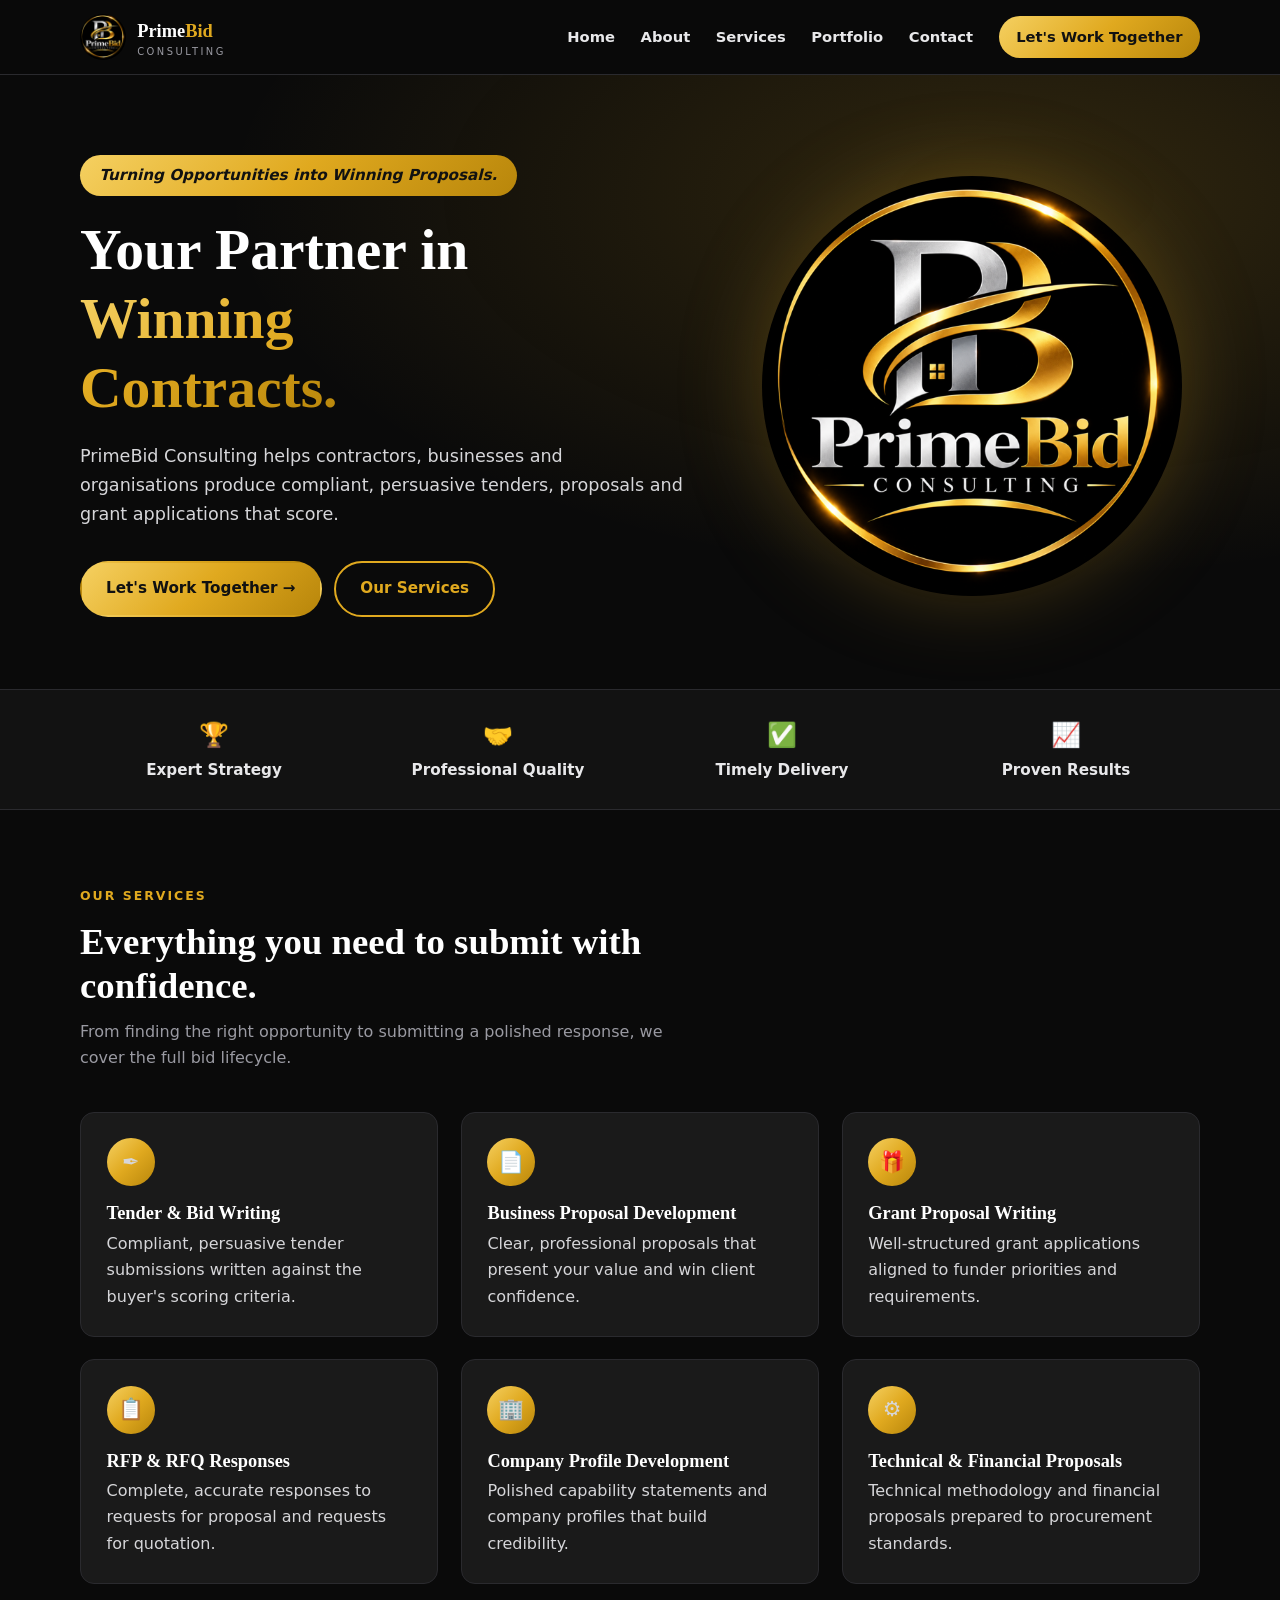
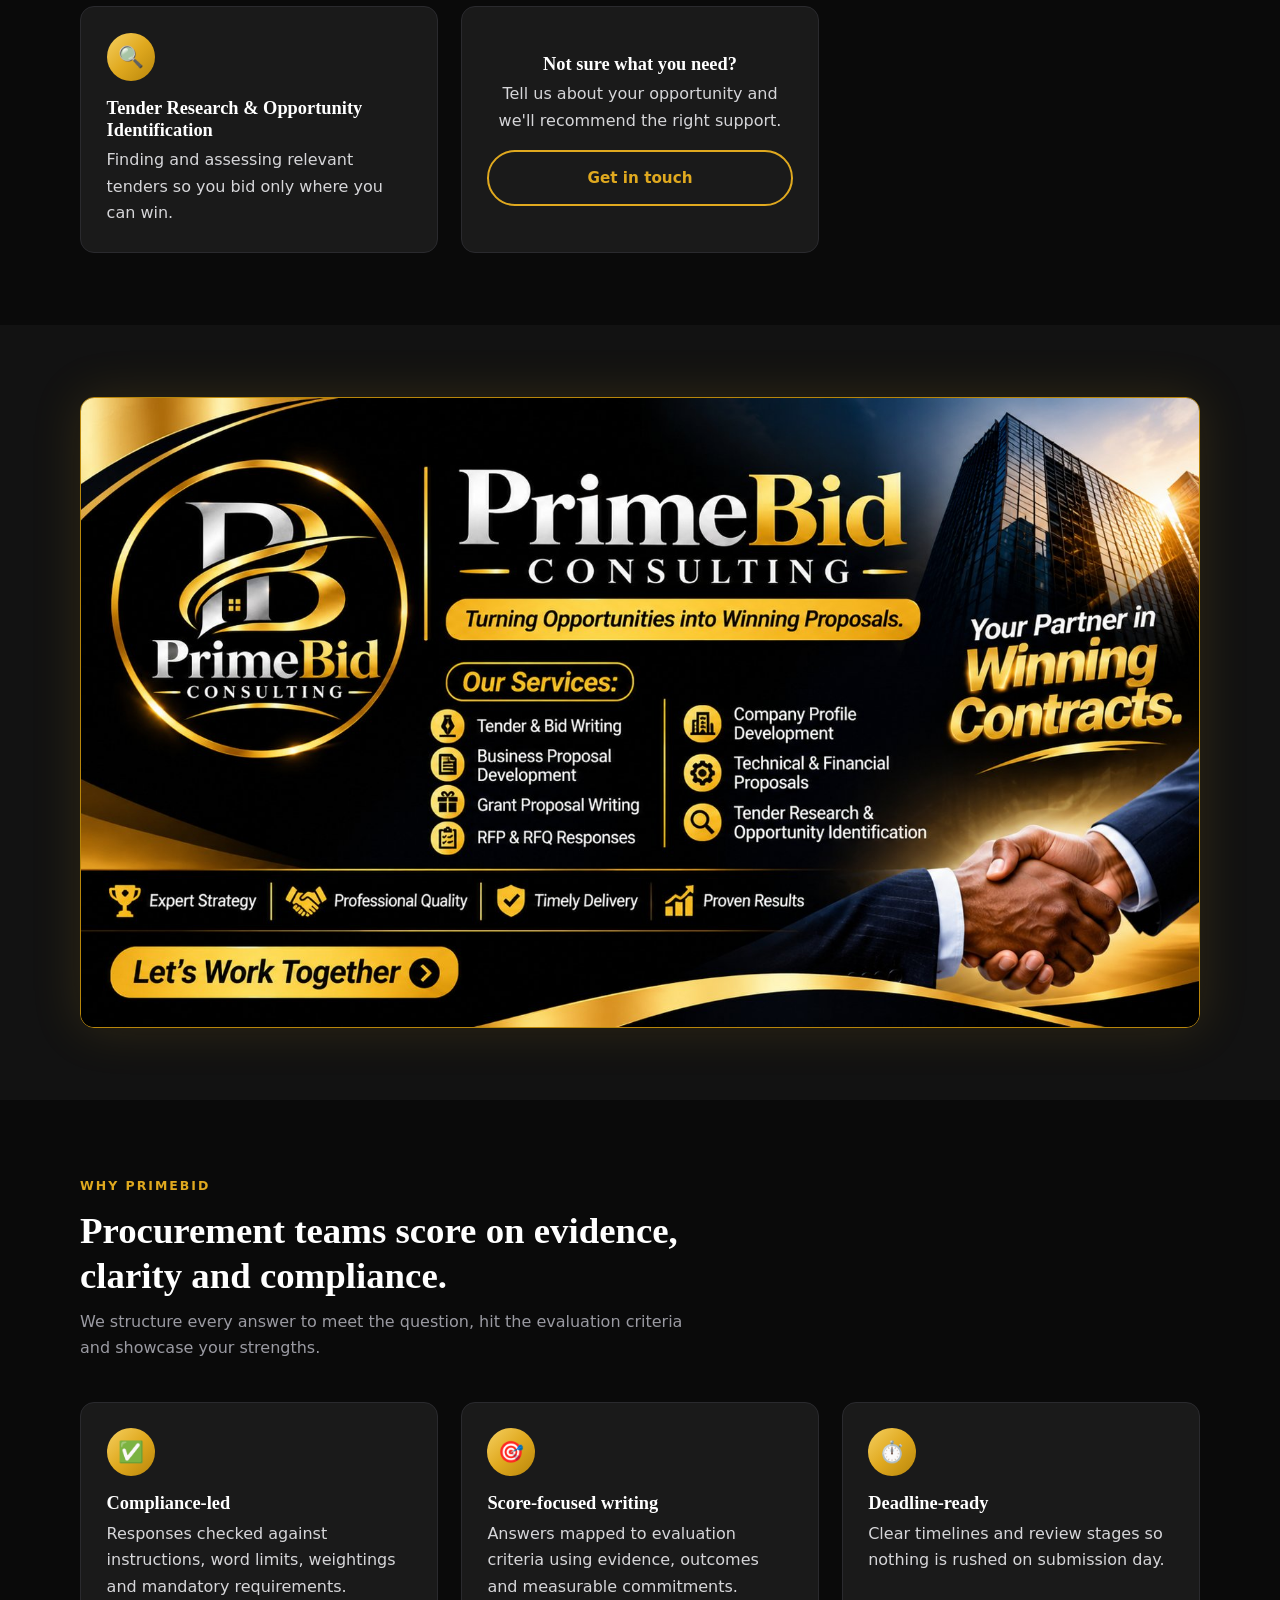
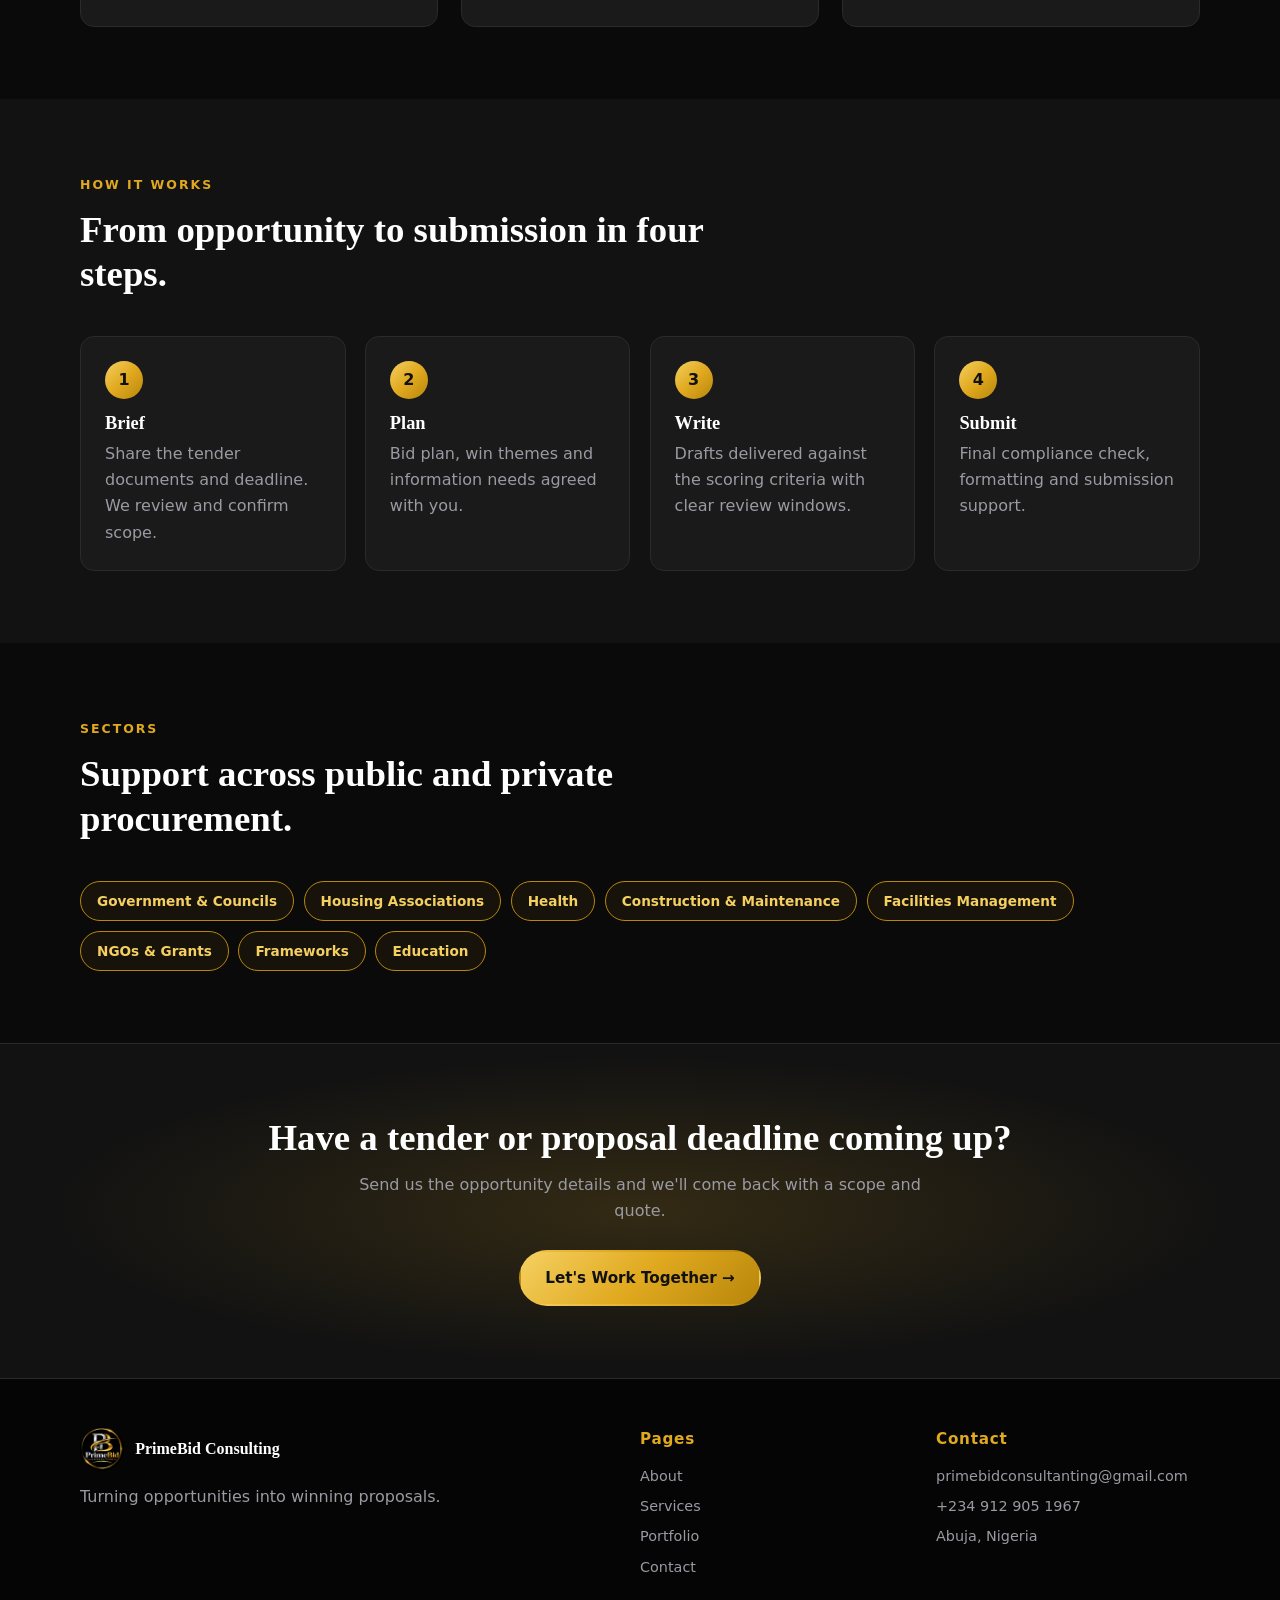
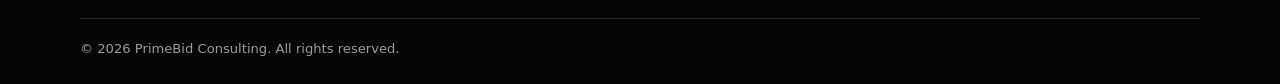
<file: index.html>
<!doctype html>
<html lang="en">
<head>
<meta charset="utf-8">
<meta name="viewport" content="width=device-width, initial-scale=1">
<title>PrimeBid Consulting — Tender, Bid &amp; Proposal Writing</title>
<meta name="description" content="PrimeBid Consulting turns opportunities into winning proposals. Tender and bid writing, RFP/RFQ responses, grant proposals and more.">
<meta name="theme-color" content="#0a0a0a">
<meta property="og:title" content="PrimeBid Consulting — Tender, Bid &amp; Proposal Writing">
<meta property="og:description" content="PrimeBid Consulting turns opportunities into winning proposals. Tender and bid writing, RFP/RFQ responses, grant proposals and more.">
<meta property="og:type" content="website">
<meta property="og:image" content="https://YOUR-SITE.netlify.app/banner.jpg">
<meta name="twitter:card" content="summary_large_image">
<link rel="icon" type="image/png" href="favicon.png">
<link rel="stylesheet" href="style.css">
</head>
<body>
<header class="site">
  <div class="container nav">
    <a class="brand" href="index.html"><img src="logo-small.png" alt="PrimeBid Consulting logo" width="46" height="46"><span>Prime<b>Bid</b><small>Consulting</small></span></a>
    <button class="menu-btn" aria-label="Menu" aria-expanded="false">☰</button>
    <ul>
      <li><a href="index.html">Home</a></li>
      <li><a href="about.html">About</a></li>
      <li><a href="services.html">Services</a></li>
      <li><a href="portfolio.html">Portfolio</a></li>
      <li><a href="contact.html">Contact</a></li>
      <li><a class="btn btn-primary" style="padding:.55rem 1.1rem;color:#111;border:0" href="contact.html">Let's Work Together</a></li>
    </ul>
  </div>
</header>

<main>
<section class="hero">
  <div class="container hero-grid">
    <div>
      <span class="tagline">Turning Opportunities into Winning Proposals.</span>
      <h1>Your Partner in <span class="gold">Winning Contracts.</span></h1>
      <p class="lead">PrimeBid Consulting helps contractors, businesses and organisations produce compliant, persuasive tenders, proposals and grant applications that score.</p>
      <div class="actions">
        <a class="btn btn-primary" href="contact.html">Let's Work Together →</a>
        <a class="btn btn-ghost" href="services.html">Our Services</a>
      </div>
    </div>
    <div class="hero-logo"><img src="logo.png" alt="PrimeBid Consulting logo" width="420" height="420"></div>
  </div>
</section>

<div class="pillars"><div class="container">
  <div class="pillar"><span>🏆</span>Expert Strategy</div>
  <div class="pillar"><span>🤝</span>Professional Quality</div>
  <div class="pillar"><span>✅</span>Timely Delivery</div>
  <div class="pillar"><span>📈</span>Proven Results</div>
</div></div>

<section>
  <div class="container">
    <div class="section-head">
      <span class="eyebrow">Our Services</span>
      <h2>Everything you need to submit with confidence.</h2>
      <p>From finding the right opportunity to submitting a polished response, we cover the full bid lifecycle.</p>
    </div>
    <div class="grid grid-3">
      <div class="card"><div class="icon">✒️</div><h3>Tender &amp; Bid Writing</h3><p>Compliant, persuasive tender submissions written against the buyer's scoring criteria.</p></div>
      <div class="card"><div class="icon">📄</div><h3>Business Proposal Development</h3><p>Clear, professional proposals that present your value and win client confidence.</p></div>
      <div class="card"><div class="icon">🎁</div><h3>Grant Proposal Writing</h3><p>Well-structured grant applications aligned to funder priorities and requirements.</p></div>
      <div class="card"><div class="icon">📋</div><h3>RFP &amp; RFQ Responses</h3><p>Complete, accurate responses to requests for proposal and requests for quotation.</p></div>
      <div class="card"><div class="icon">🏢</div><h3>Company Profile Development</h3><p>Polished capability statements and company profiles that build credibility.</p></div>
      <div class="card"><div class="icon">⚙️</div><h3>Technical &amp; Financial Proposals</h3><p>Technical methodology and financial proposals prepared to procurement standards.</p></div>
      <div class="card"><div class="icon">🔍</div><h3>Tender Research &amp; Opportunity Identification</h3><p>Finding and assessing relevant tenders so you bid only where you can win.</p></div>
      <div class="card" style="display:flex;flex-direction:column;justify-content:center;text-align:center"><h3>Not sure what you need?</h3><p style="margin-bottom:1rem">Tell us about your opportunity and we'll recommend the right support.</p><a class="btn btn-outline" href="contact.html">Get in touch</a></div>
    </div>
  </div>
</section>

<section class="soft">
  <div class="container">
    <img class="banner-img" src="banner.jpg" alt="PrimeBid Consulting — Your Partner in Winning Contracts" width="1600" height="900" loading="lazy">
  </div>
</section>

<section>
  <div class="container">
    <div class="section-head">
      <span class="eyebrow">Why PrimeBid</span>
      <h2>Procurement teams score on evidence, clarity and compliance.</h2>
      <p>We structure every answer to meet the question, hit the evaluation criteria and showcase your strengths.</p>
    </div>
    <div class="grid grid-3">
      <div class="card"><div class="icon">✅</div><h3>Compliance-led</h3><p>Responses checked against instructions, word limits, weightings and mandatory requirements.</p></div>
      <div class="card"><div class="icon">🎯</div><h3>Score-focused writing</h3><p>Answers mapped to evaluation criteria using evidence, outcomes and measurable commitments.</p></div>
      <div class="card"><div class="icon">⏱️</div><h3>Deadline-ready</h3><p>Clear timelines and review stages so nothing is rushed on submission day.</p></div>
    </div>
  </div>
</section>

<section class="soft">
  <div class="container">
    <div class="section-head"><span class="eyebrow">How it works</span><h2>From opportunity to submission in four steps.</h2></div>
    <div class="steps">
      <div class="step"><h3>Brief</h3><p>Share the tender documents and deadline. We review and confirm scope.</p></div>
      <div class="step"><h3>Plan</h3><p>Bid plan, win themes and information needs agreed with you.</p></div>
      <div class="step"><h3>Write</h3><p>Drafts delivered against the scoring criteria with clear review windows.</p></div>
      <div class="step"><h3>Submit</h3><p>Final compliance check, formatting and submission support.</p></div>
    </div>
  </div>
</section>

<section>
  <div class="container">
    <div class="section-head"><span class="eyebrow">Sectors</span><h2>Support across public and private procurement.</h2></div>
    <div class="tags">
      <span class="tag">Government &amp; Councils</span><span class="tag">Housing Associations</span><span class="tag">Health</span>
      <span class="tag">Construction &amp; Maintenance</span><span class="tag">Facilities Management</span><span class="tag">NGOs &amp; Grants</span>
      <span class="tag">Frameworks</span><span class="tag">Education</span>
    </div>
  </div>
</section>
</main>
<section class="cta"><div class="container"><h2>Have a tender or proposal deadline coming up?</h2><p>Send us the opportunity details and we'll come back with a scope and quote.</p><a class="btn btn-primary" href="contact.html">Let's Work Together →</a></div></section>
<footer class="site">
  <div class="container">
    <div class="cols">
      <div>
        <div class="fbrand"><img src="logo-small.png" alt="" width="44" height="44"><span>PrimeBid Consulting</span></div>
        <p>Turning opportunities into winning proposals.</p>
      </div>
      <div><h4>Pages</h4><ul><li><a href="about.html">About</a></li><li><a href="services.html">Services</a></li><li><a href="portfolio.html">Portfolio</a></li><li><a href="contact.html">Contact</a></li></ul></div>
      <div><h4>Contact</h4><ul><li><a href="mailto:primebidconsultanting@gmail.com">primebidconsultanting@gmail.com</a></li><li><a href="tel:+2349129051967">+234 912 905 1967</a></li><li>Abuja, Nigeria</li></ul></div>
    </div>
    <div class="copy">© <span id="year">2026</span> PrimeBid Consulting. All rights reserved.</div>
  </div>
</footer>
<script src="script.js"></script>
</body>
</html>
</file>
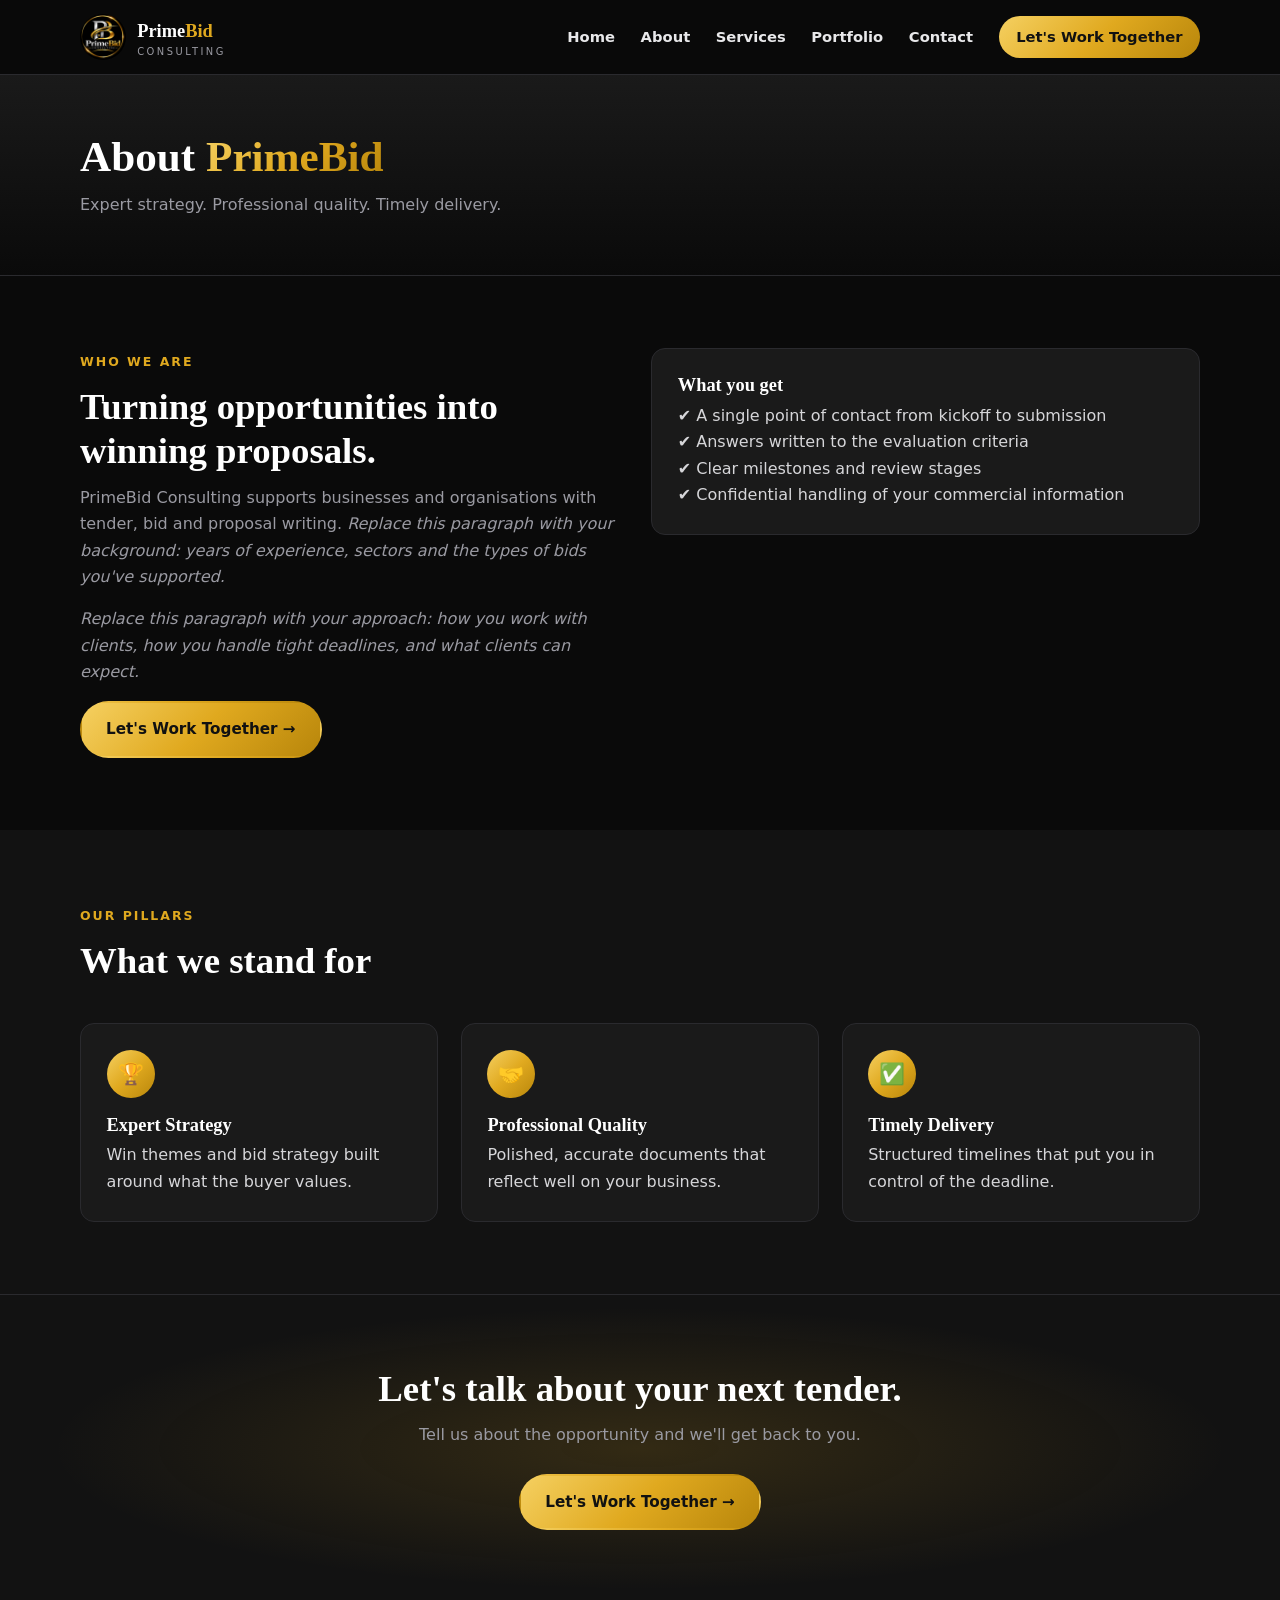
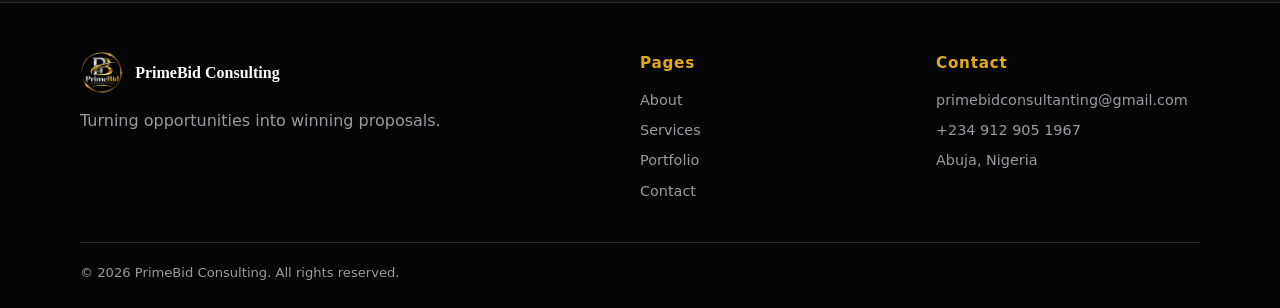
<file: about.html>
<!doctype html>
<html lang="en">
<head>
<meta charset="utf-8">
<meta name="viewport" content="width=device-width, initial-scale=1">
<title>About — PrimeBid Consulting</title>
<meta name="description" content="About PrimeBid Consulting, a tender, bid and proposal writing consultancy.">
<meta name="theme-color" content="#0a0a0a">
<meta property="og:title" content="About — PrimeBid Consulting">
<meta property="og:description" content="About PrimeBid Consulting, a tender, bid and proposal writing consultancy.">
<meta property="og:type" content="website">
<meta property="og:image" content="https://YOUR-SITE.netlify.app/banner.jpg">
<meta name="twitter:card" content="summary_large_image">
<link rel="icon" type="image/png" href="favicon.png">
<link rel="stylesheet" href="style.css">
</head>
<body>
<header class="site">
  <div class="container nav">
    <a class="brand" href="index.html"><img src="logo-small.png" alt="PrimeBid Consulting logo" width="46" height="46"><span>Prime<b>Bid</b><small>Consulting</small></span></a>
    <button class="menu-btn" aria-label="Menu" aria-expanded="false">☰</button>
    <ul>
      <li><a href="index.html">Home</a></li>
      <li><a href="about.html">About</a></li>
      <li><a href="services.html">Services</a></li>
      <li><a href="portfolio.html">Portfolio</a></li>
      <li><a href="contact.html">Contact</a></li>
      <li><a class="btn btn-primary" style="padding:.55rem 1.1rem;color:#111;border:0" href="contact.html">Let's Work Together</a></li>
    </ul>
  </div>
</header>

<main>
<div class="page-hero"><div class="container"><h1>About <span class="gold">PrimeBid</span></h1><p>Expert strategy. Professional quality. Timely delivery.</p></div></div>

<section>
  <div class="container grid grid-2" style="align-items:start">
    <div>
      <span class="eyebrow">Who we are</span>
      <h2>Turning opportunities into winning proposals.</h2>
      <p style="margin-bottom:1rem">PrimeBid Consulting supports businesses and organisations with tender, bid and proposal writing. <em>Replace this paragraph with your background: years of experience, sectors and the types of bids you've supported.</em></p>
      <p style="margin-bottom:1rem"><em>Replace this paragraph with your approach: how you work with clients, how you handle tight deadlines, and what clients can expect.</em></p>
      <a class="btn btn-primary" href="contact.html">Let's Work Together →</a>
    </div>
    <div class="card">
      <h3>What you get</h3>
      <p>✔ A single point of contact from kickoff to submission</p>
      <p>✔ Answers written to the evaluation criteria</p>
      <p>✔ Clear milestones and review stages</p>
      <p>✔ Confidential handling of your commercial information</p>
    </div>
  </div>
</section>

<section class="soft">
  <div class="container">
    <div class="section-head"><span class="eyebrow">Our pillars</span><h2>What we stand for</h2></div>
    <div class="grid grid-3">
      <div class="card"><div class="icon">🏆</div><h3>Expert Strategy</h3><p>Win themes and bid strategy built around what the buyer values.</p></div>
      <div class="card"><div class="icon">🤝</div><h3>Professional Quality</h3><p>Polished, accurate documents that reflect well on your business.</p></div>
      <div class="card"><div class="icon">✅</div><h3>Timely Delivery</h3><p>Structured timelines that put you in control of the deadline.</p></div>
    </div>
  </div>
</section>
</main>
<section class="cta"><div class="container"><h2>Let's talk about your next tender.</h2><p>Tell us about the opportunity and we'll get back to you.</p><a class="btn btn-primary" href="contact.html">Let's Work Together →</a></div></section>
<footer class="site">
  <div class="container">
    <div class="cols">
      <div>
        <div class="fbrand"><img src="logo-small.png" alt="" width="44" height="44"><span>PrimeBid Consulting</span></div>
        <p>Turning opportunities into winning proposals.</p>
      </div>
      <div><h4>Pages</h4><ul><li><a href="about.html">About</a></li><li><a href="services.html">Services</a></li><li><a href="portfolio.html">Portfolio</a></li><li><a href="contact.html">Contact</a></li></ul></div>
      <div><h4>Contact</h4><ul><li><a href="mailto:primebidconsultanting@gmail.com">primebidconsultanting@gmail.com</a></li><li><a href="tel:+2349129051967">+234 912 905 1967</a></li><li>Abuja, Nigeria</li></ul></div>
    </div>
    <div class="copy">© <span id="year">2026</span> PrimeBid Consulting. All rights reserved.</div>
  </div>
</footer>
<script src="script.js"></script>
</body>
</html>
</file>
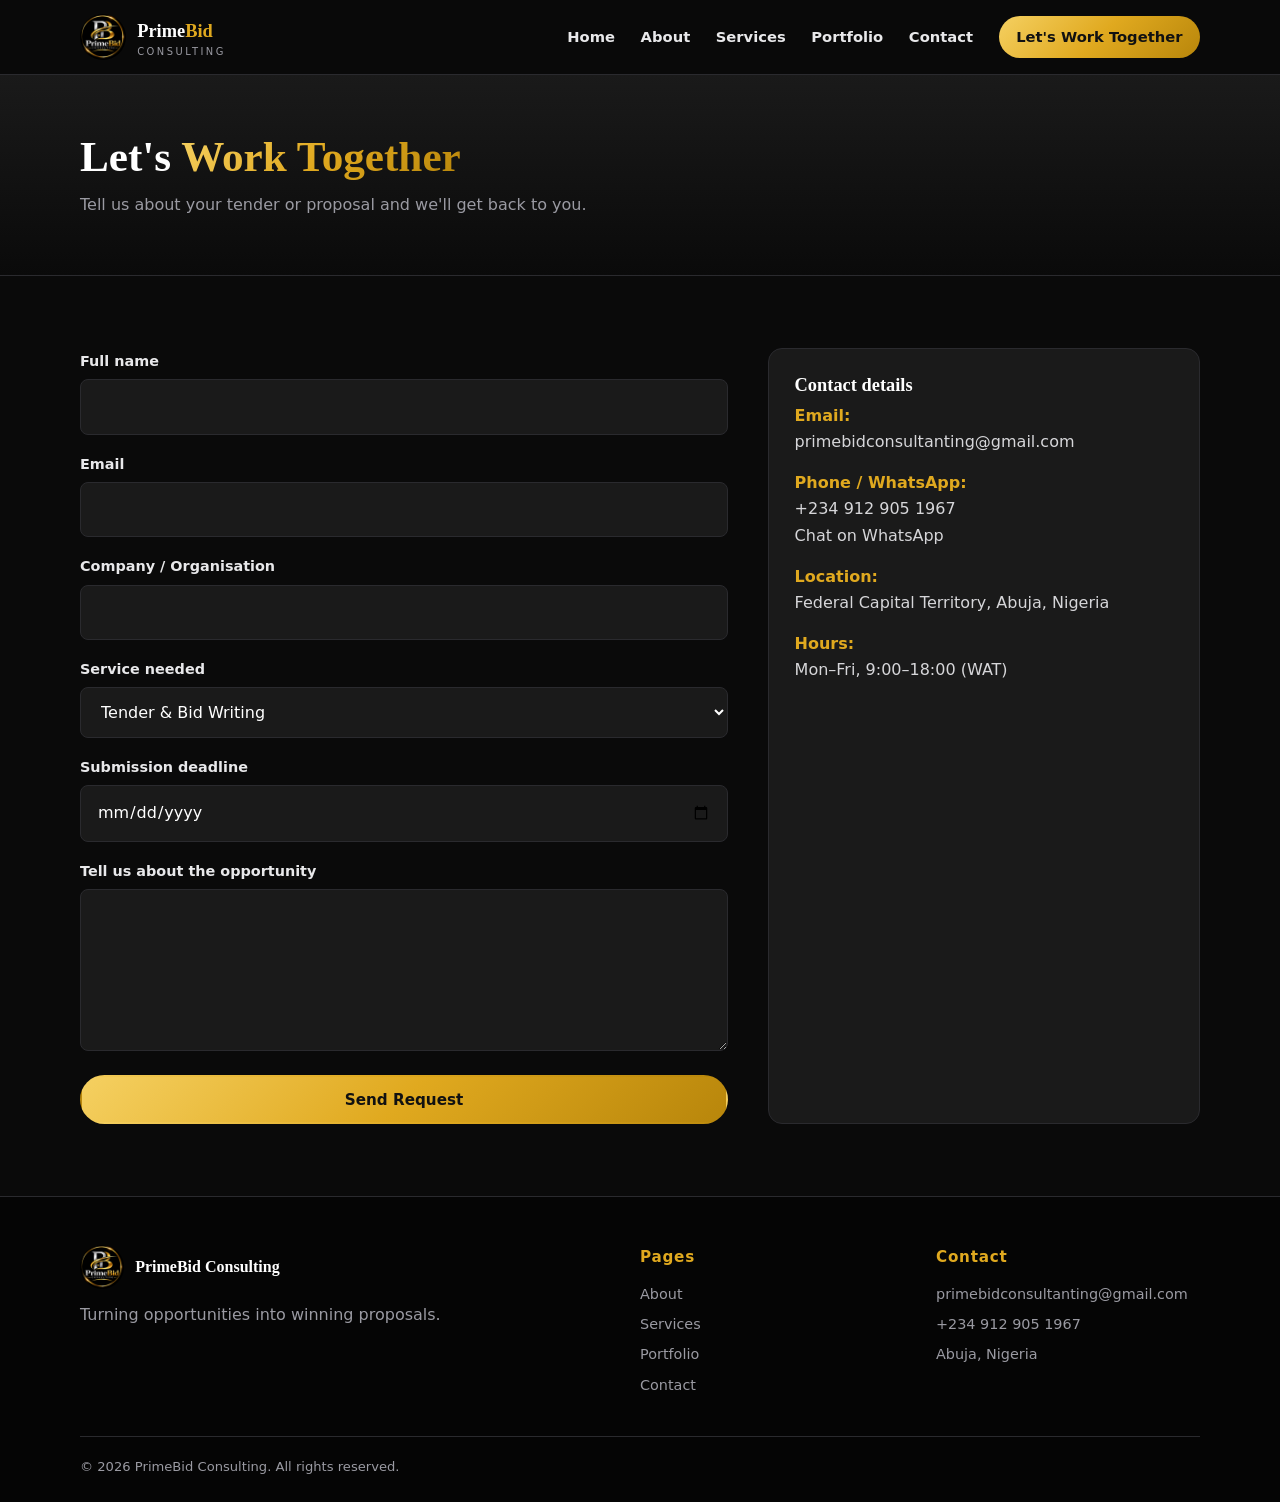
<file: contact.html>
<!doctype html>
<html lang="en">
<head>
<meta charset="utf-8">
<meta name="viewport" content="width=device-width, initial-scale=1">
<title>Contact — PrimeBid Consulting</title>
<meta name="description" content="Request a quote for tender, bid and proposal writing support.">
<meta name="theme-color" content="#0a0a0a">
<meta property="og:title" content="Contact — PrimeBid Consulting">
<meta property="og:description" content="Request a quote for tender, bid and proposal writing support.">
<meta property="og:type" content="website">
<meta property="og:image" content="https://YOUR-SITE.netlify.app/banner.jpg">
<meta name="twitter:card" content="summary_large_image">
<link rel="icon" type="image/png" href="favicon.png">
<link rel="stylesheet" href="style.css">
</head>
<body>
<header class="site">
  <div class="container nav">
    <a class="brand" href="index.html"><img src="logo-small.png" alt="PrimeBid Consulting logo" width="46" height="46"><span>Prime<b>Bid</b><small>Consulting</small></span></a>
    <button class="menu-btn" aria-label="Menu" aria-expanded="false">☰</button>
    <ul>
      <li><a href="index.html">Home</a></li>
      <li><a href="about.html">About</a></li>
      <li><a href="services.html">Services</a></li>
      <li><a href="portfolio.html">Portfolio</a></li>
      <li><a href="contact.html">Contact</a></li>
      <li><a class="btn btn-primary" style="padding:.55rem 1.1rem;color:#111;border:0" href="contact.html">Let's Work Together</a></li>
    </ul>
  </div>
</header>

<main>
<div class="page-hero"><div class="container"><h1>Let's <span class="gold">Work Together</span></h1><p>Tell us about your tender or proposal and we'll get back to you.</p></div></div>

<section>
  <div class="container contact-grid">
    <!-- Netlify Forms: works automatically on Netlify, no backend needed -->
    <form name="quote" method="POST" action="thanks.html" data-netlify="true" netlify-honeypot="bot-field">
      <input type="hidden" name="form-name" value="quote">
      <p hidden><label>Don't fill this out: <input name="bot-field"></label></p>
      <div><label for="name">Full name</label><input id="name" name="name" required></div>
      <div><label for="email">Email</label><input id="email" name="email" type="email" required></div>
      <div><label for="company">Company / Organisation</label><input id="company" name="company"></div>
      <div><label for="service">Service needed</label>
        <select id="service" name="service">
          <option>Tender &amp; Bid Writing</option>
          <option>Business Proposal Development</option>
          <option>Grant Proposal Writing</option>
          <option>RFP &amp; RFQ Response</option>
          <option>Company Profile Development</option>
          <option>Technical &amp; Financial Proposals</option>
          <option>Tender Research &amp; Opportunity Identification</option>
          <option>Not sure yet</option>
        </select></div>
      <div><label for="deadline">Submission deadline</label><input id="deadline" name="deadline" type="date"></div>
      <div><label for="message">Tell us about the opportunity</label><textarea id="message" name="message" rows="5" required></textarea></div>
      <button class="btn btn-primary" type="submit">Send Request</button>
    </form>

    <aside class="card info">
      <h3>Contact details</h3>
      <p><strong>Email:</strong><br><a href="mailto:primebidconsultanting@gmail.com">primebidconsultanting@gmail.com</a></p>
      <p><strong>Phone / WhatsApp:</strong><br><a href="tel:+2349129051967">+234 912 905 1967</a><br><a href="https://wa.me/2349129051967" target="_blank" rel="noopener">Chat on WhatsApp</a></p>
      <p><strong>Location:</strong><br>Federal Capital Territory, Abuja, Nigeria</p>
      <p><strong>Hours:</strong><br>Mon–Fri, 9:00–18:00 (WAT)</p>
    </aside>
  </div>
</section>
</main>
<footer class="site">
  <div class="container">
    <div class="cols">
      <div>
        <div class="fbrand"><img src="logo-small.png" alt="" width="44" height="44"><span>PrimeBid Consulting</span></div>
        <p>Turning opportunities into winning proposals.</p>
      </div>
      <div><h4>Pages</h4><ul><li><a href="about.html">About</a></li><li><a href="services.html">Services</a></li><li><a href="portfolio.html">Portfolio</a></li><li><a href="contact.html">Contact</a></li></ul></div>
      <div><h4>Contact</h4><ul><li><a href="mailto:primebidconsultanting@gmail.com">primebidconsultanting@gmail.com</a></li><li><a href="tel:+2349129051967">+234 912 905 1967</a></li><li>Abuja, Nigeria</li></ul></div>
    </div>
    <div class="copy">© <span id="year">2026</span> PrimeBid Consulting. All rights reserved.</div>
  </div>
</footer>
<script src="script.js"></script>
</body>
</html>
</file>
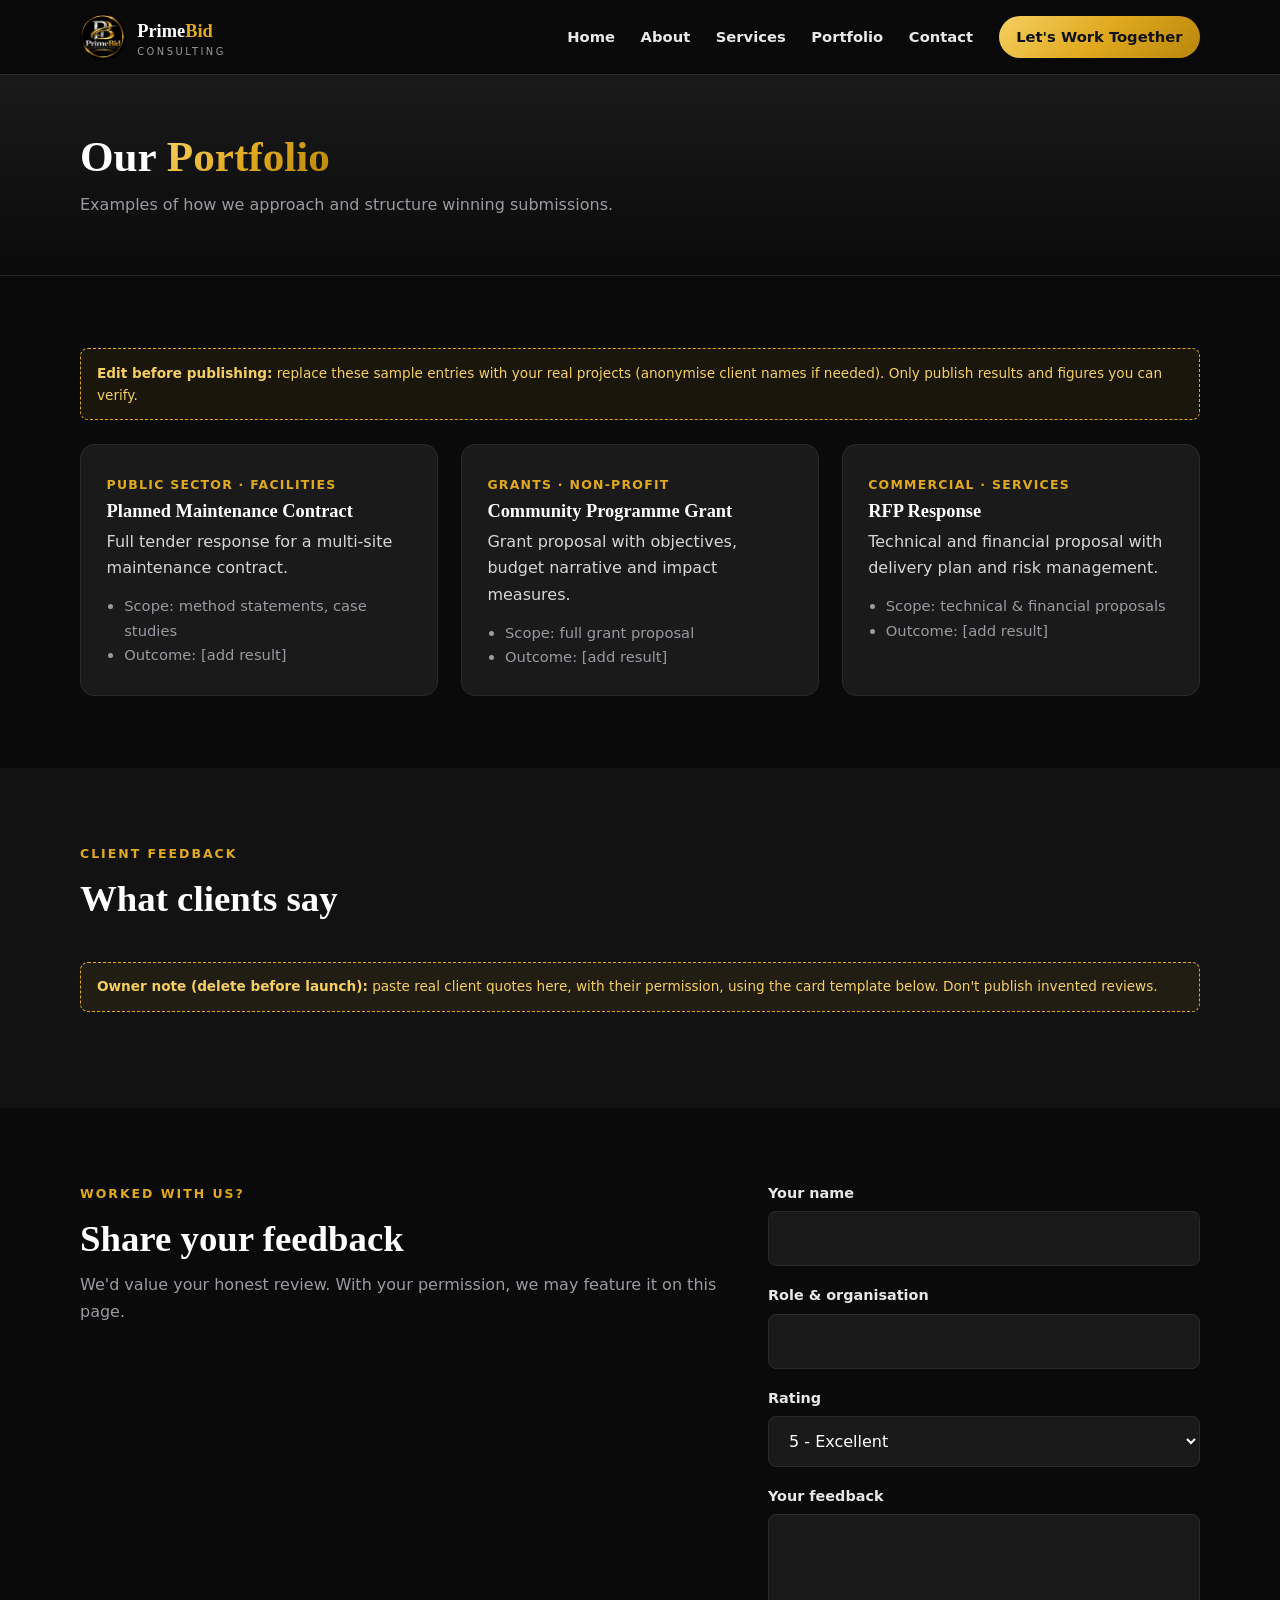
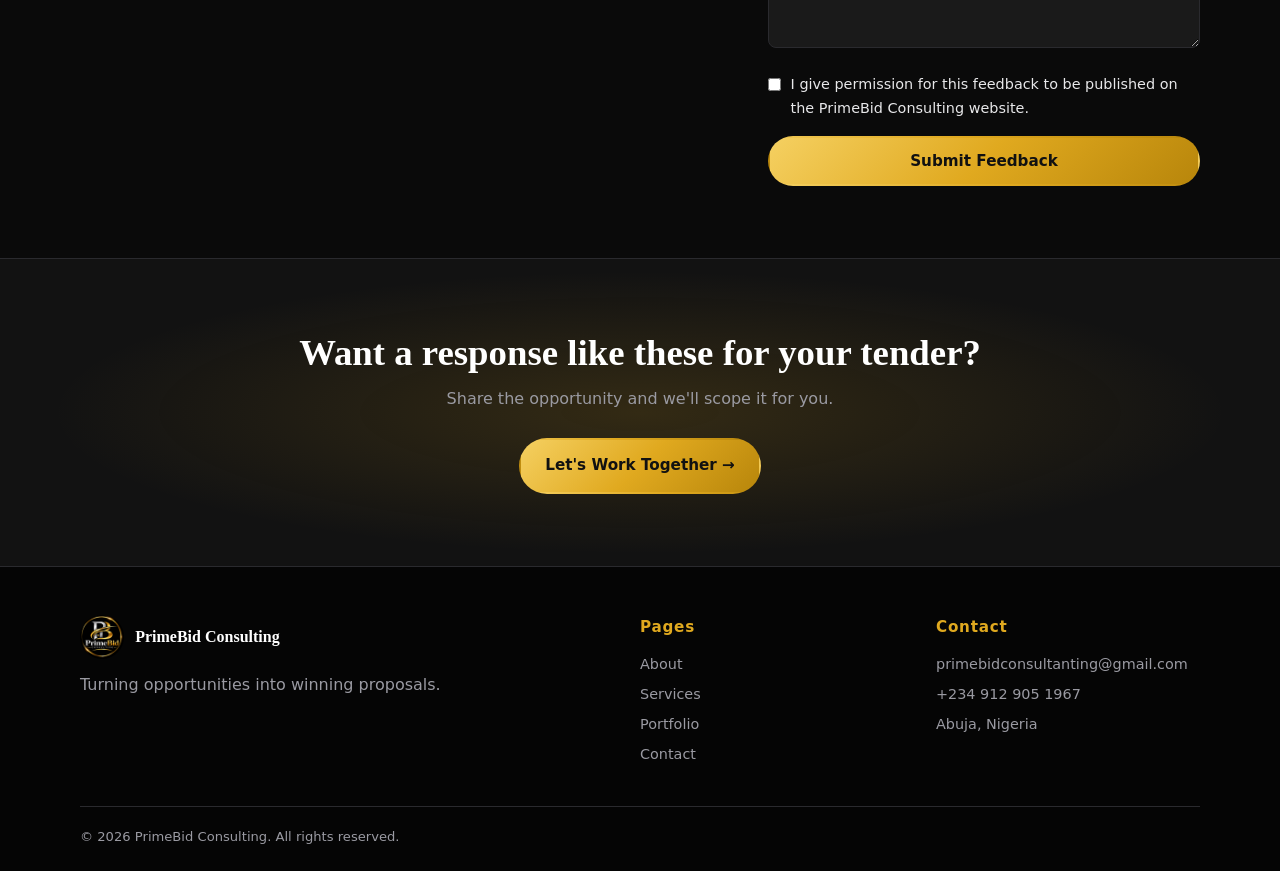
<file: portfolio.html>
<!doctype html>
<html lang="en">
<head>
<meta charset="utf-8">
<meta name="viewport" content="width=device-width, initial-scale=1">
<title>Portfolio — PrimeBid Consulting</title>
<meta name="description" content="Sample work and case studies from PrimeBid Consulting.">
<meta name="theme-color" content="#0a0a0a">
<meta property="og:title" content="Portfolio — PrimeBid Consulting">
<meta property="og:description" content="Sample work and case studies from PrimeBid Consulting.">
<meta property="og:type" content="website">
<meta property="og:image" content="https://YOUR-SITE.netlify.app/banner.jpg">
<meta name="twitter:card" content="summary_large_image">
<link rel="icon" type="image/png" href="favicon.png">
<link rel="stylesheet" href="style.css">
</head>
<body>
<header class="site">
  <div class="container nav">
    <a class="brand" href="index.html"><img src="logo-small.png" alt="PrimeBid Consulting logo" width="46" height="46"><span>Prime<b>Bid</b><small>Consulting</small></span></a>
    <button class="menu-btn" aria-label="Menu" aria-expanded="false">☰</button>
    <ul>
      <li><a href="index.html">Home</a></li>
      <li><a href="about.html">About</a></li>
      <li><a href="services.html">Services</a></li>
      <li><a href="portfolio.html">Portfolio</a></li>
      <li><a href="contact.html">Contact</a></li>
      <li><a class="btn btn-primary" style="padding:.55rem 1.1rem;color:#111;border:0" href="contact.html">Let's Work Together</a></li>
    </ul>
  </div>
</header>

<main>
<div class="page-hero"><div class="container"><h1>Our <span class="gold">Portfolio</span></h1><p>Examples of how we approach and structure winning submissions.</p></div></div>

<section>
  <div class="container">
    <div class="placeholder-note"><strong>Edit before publishing:</strong> replace these sample entries with your real projects (anonymise client names if needed). Only publish results and figures you can verify.</div>
    <div class="grid grid-3">
      <article class="card case">
        <span class="meta">Public Sector · Facilities</span>
        <h3>Planned Maintenance Contract</h3>
        <p>Full tender response for a multi-site maintenance contract.</p>
        <ul><li>Scope: method statements, case studies</li><li>Outcome: [add result]</li></ul>
      </article>
      <article class="card case">
        <span class="meta">Grants · Non-profit</span>
        <h3>Community Programme Grant</h3>
        <p>Grant proposal with objectives, budget narrative and impact measures.</p>
        <ul><li>Scope: full grant proposal</li><li>Outcome: [add result]</li></ul>
      </article>
      <article class="card case">
        <span class="meta">Commercial · Services</span>
        <h3>RFP Response</h3>
        <p>Technical and financial proposal with delivery plan and risk management.</p>
        <ul><li>Scope: technical &amp; financial proposals</li><li>Outcome: [add result]</li></ul>
      </article>
    </div>
  </div>
</section>

<section class="soft">
  <div class="container">
    <div class="section-head"><span class="eyebrow">Client feedback</span><h2>What clients say</h2></div>
    <div class="placeholder-note"><strong>Owner note (delete before launch):</strong> paste real client quotes here, with their permission, using the card template below. Don't publish invented reviews.</div>
    <!-- TESTIMONIAL TEMPLATE: copy this card, fill it in, and remove the comment markers
    <div class="card">
      <p>"Paste the client's exact words here."</p>
      <p style="margin-top:1rem"><strong style="color:var(--gold)">Client Name</strong><br>Role, Organisation</p>
    </div>
    -->
    <div class="grid grid-3" id="testimonials"></div>
  </div>
</section>

<section>
  <div class="container contact-grid">
    <div>
      <span class="eyebrow">Worked with us?</span>
      <h2>Share your feedback</h2>
      <p>We'd value your honest review. With your permission, we may feature it on this page.</p>
    </div>
    <form name="review" method="POST" action="thanks.html" data-netlify="true" netlify-honeypot="bot-field">
      <input type="hidden" name="form-name" value="review">
      <p hidden><label>Don't fill this out: <input name="bot-field"></label></p>
      <div><label for="rname">Your name</label><input id="rname" name="name" required></div>
      <div><label for="rrole">Role &amp; organisation</label><input id="rrole" name="role"></div>
      <div><label for="rrating">Rating</label>
        <select id="rrating" name="rating"><option>5 - Excellent</option><option>4 - Very good</option><option>3 - Good</option><option>2 - Fair</option><option>1 - Poor</option></select></div>
      <div><label for="rmessage">Your feedback</label><textarea id="rmessage" name="message" rows="4" required></textarea></div>
      <div><label style="display:flex;gap:.6rem;align-items:flex-start;font-weight:400"><input type="checkbox" name="permission" value="yes" style="width:auto;margin-top:.3rem"> I give permission for this feedback to be published on the PrimeBid Consulting website.</label></div>
      <button class="btn btn-primary" type="submit">Submit Feedback</button>
    </form>
  </div>
</section>
</main>
<section class="cta"><div class="container"><h2>Want a response like these for your tender?</h2><p>Share the opportunity and we'll scope it for you.</p><a class="btn btn-primary" href="contact.html">Let's Work Together →</a></div></section>
<footer class="site">
  <div class="container">
    <div class="cols">
      <div>
        <div class="fbrand"><img src="logo-small.png" alt="" width="44" height="44"><span>PrimeBid Consulting</span></div>
        <p>Turning opportunities into winning proposals.</p>
      </div>
      <div><h4>Pages</h4><ul><li><a href="about.html">About</a></li><li><a href="services.html">Services</a></li><li><a href="portfolio.html">Portfolio</a></li><li><a href="contact.html">Contact</a></li></ul></div>
      <div><h4>Contact</h4><ul><li><a href="mailto:primebidconsultanting@gmail.com">primebidconsultanting@gmail.com</a></li><li><a href="tel:+2349129051967">+234 912 905 1967</a></li><li>Abuja, Nigeria</li></ul></div>
    </div>
    <div class="copy">© <span id="year">2026</span> PrimeBid Consulting. All rights reserved.</div>
  </div>
</footer>
<script src="script.js"></script>
</body>
</html>
</file>
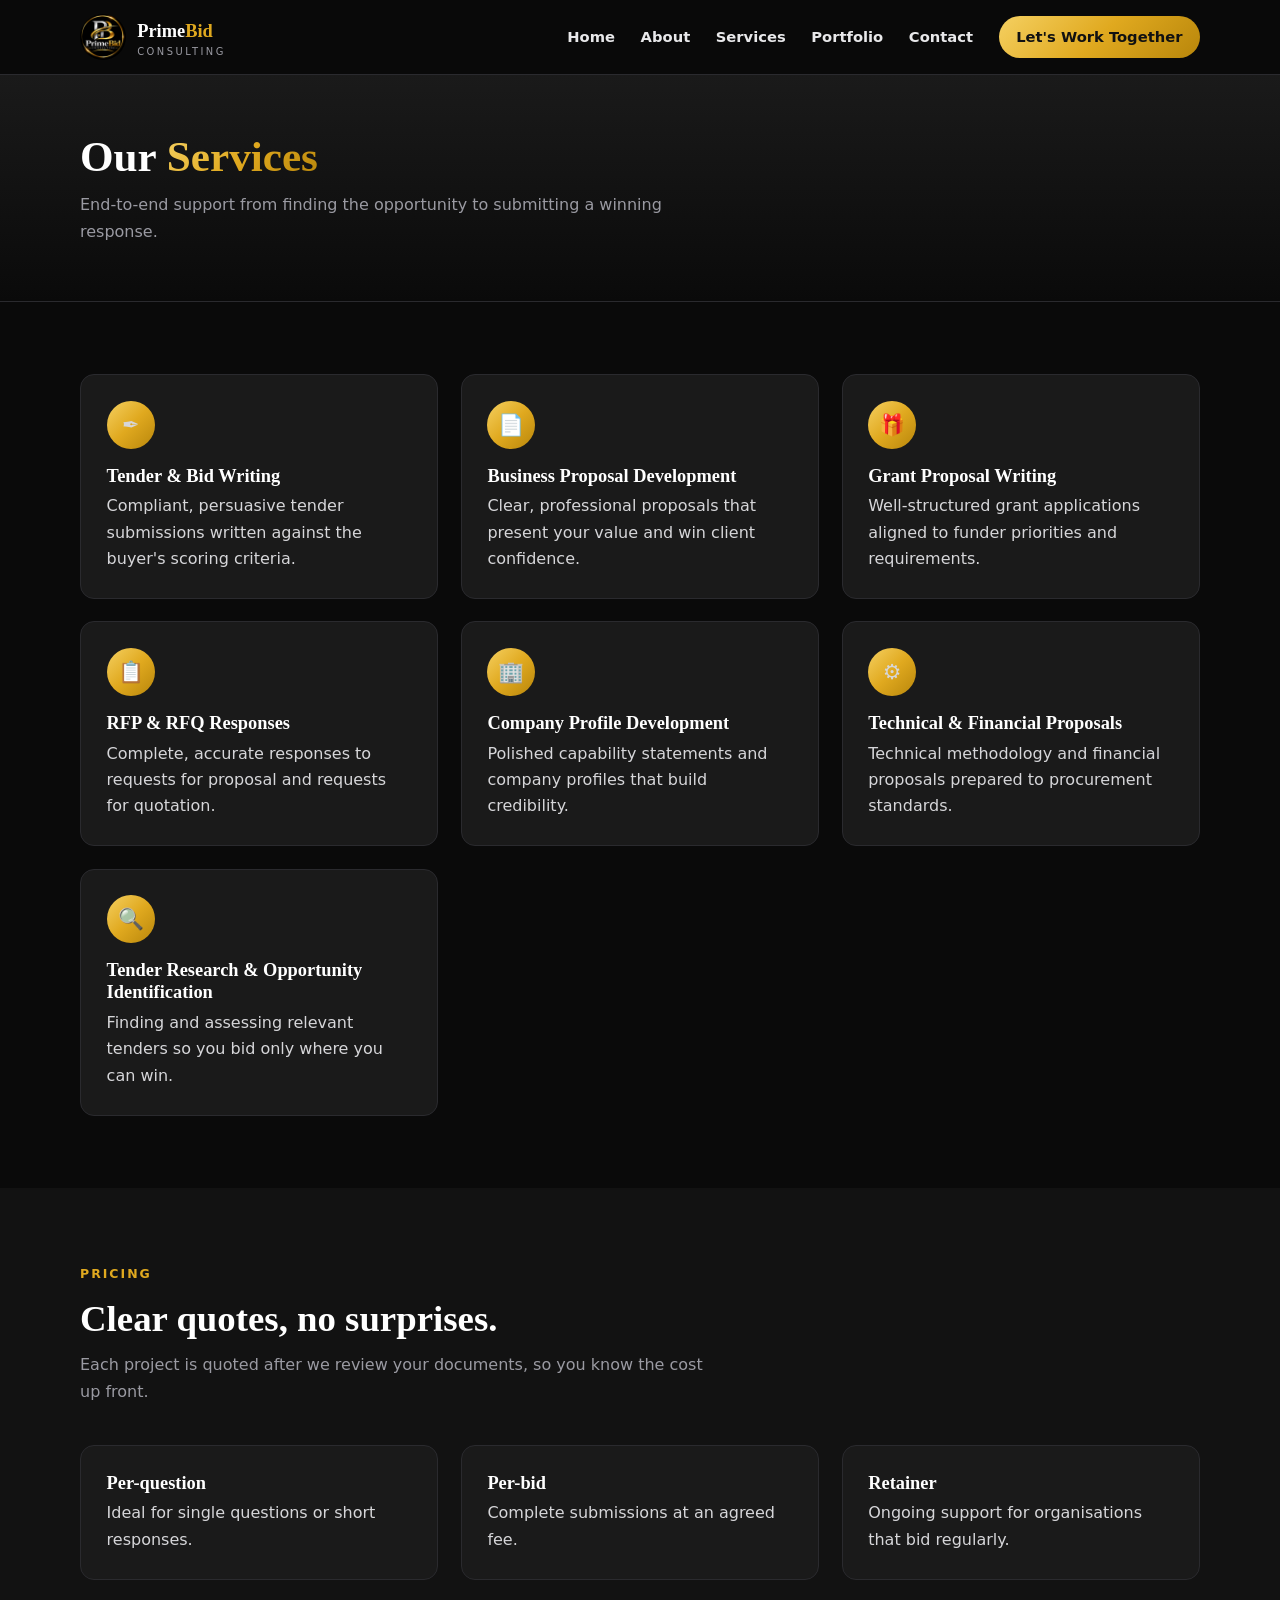
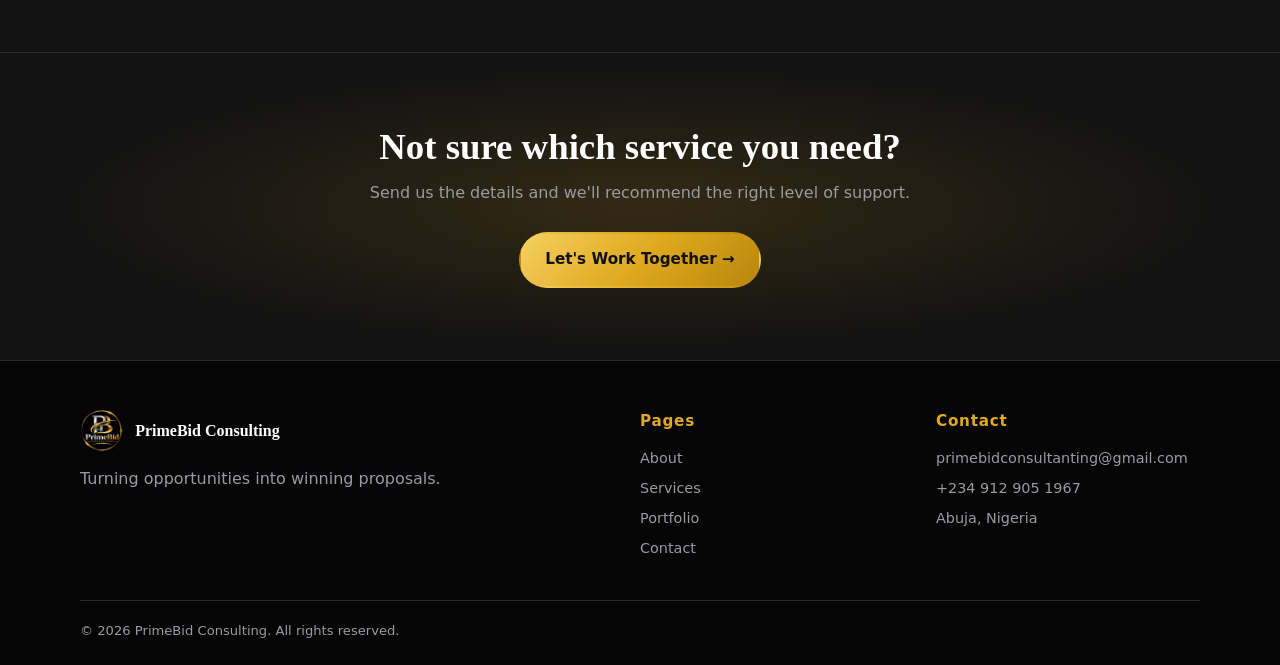
<file: services.html>
<!doctype html>
<html lang="en">
<head>
<meta charset="utf-8">
<meta name="viewport" content="width=device-width, initial-scale=1">
<title>Services — PrimeBid Consulting</title>
<meta name="description" content="Tender and bid writing, business proposals, grant proposals, RFP/RFQ responses, company profiles, technical and financial proposals, and tender research.">
<meta name="theme-color" content="#0a0a0a">
<meta property="og:title" content="Services — PrimeBid Consulting">
<meta property="og:description" content="Tender and bid writing, business proposals, grant proposals, RFP/RFQ responses, company profiles, technical and financial proposals, and tender research.">
<meta property="og:type" content="website">
<meta property="og:image" content="https://YOUR-SITE.netlify.app/banner.jpg">
<meta name="twitter:card" content="summary_large_image">
<link rel="icon" type="image/png" href="favicon.png">
<link rel="stylesheet" href="style.css">
</head>
<body>
<header class="site">
  <div class="container nav">
    <a class="brand" href="index.html"><img src="logo-small.png" alt="PrimeBid Consulting logo" width="46" height="46"><span>Prime<b>Bid</b><small>Consulting</small></span></a>
    <button class="menu-btn" aria-label="Menu" aria-expanded="false">☰</button>
    <ul>
      <li><a href="index.html">Home</a></li>
      <li><a href="about.html">About</a></li>
      <li><a href="services.html">Services</a></li>
      <li><a href="portfolio.html">Portfolio</a></li>
      <li><a href="contact.html">Contact</a></li>
      <li><a class="btn btn-primary" style="padding:.55rem 1.1rem;color:#111;border:0" href="contact.html">Let's Work Together</a></li>
    </ul>
  </div>
</header>

<main>
<div class="page-hero"><div class="container"><h1>Our <span class="gold">Services</span></h1><p>End-to-end support from finding the opportunity to submitting a winning response.</p></div></div>

<section>
  <div class="container grid grid-3">
      <div class="card"><div class="icon">✒️</div><h3>Tender &amp; Bid Writing</h3><p>Compliant, persuasive tender submissions written against the buyer's scoring criteria.</p></div>
      <div class="card"><div class="icon">📄</div><h3>Business Proposal Development</h3><p>Clear, professional proposals that present your value and win client confidence.</p></div>
      <div class="card"><div class="icon">🎁</div><h3>Grant Proposal Writing</h3><p>Well-structured grant applications aligned to funder priorities and requirements.</p></div>
      <div class="card"><div class="icon">📋</div><h3>RFP &amp; RFQ Responses</h3><p>Complete, accurate responses to requests for proposal and requests for quotation.</p></div>
      <div class="card"><div class="icon">🏢</div><h3>Company Profile Development</h3><p>Polished capability statements and company profiles that build credibility.</p></div>
      <div class="card"><div class="icon">⚙️</div><h3>Technical &amp; Financial Proposals</h3><p>Technical methodology and financial proposals prepared to procurement standards.</p></div>
      <div class="card"><div class="icon">🔍</div><h3>Tender Research &amp; Opportunity Identification</h3><p>Finding and assessing relevant tenders so you bid only where you can win.</p></div>
  </div>
</section>

<section class="soft">
  <div class="container">
    <div class="section-head"><span class="eyebrow">Pricing</span><h2>Clear quotes, no surprises.</h2><p>Each project is quoted after we review your documents, so you know the cost up front.</p></div>
    <div class="grid grid-3">
      <div class="card"><h3>Per-question</h3><p>Ideal for single questions or short responses.</p></div>
      <div class="card"><h3>Per-bid</h3><p>Complete submissions at an agreed fee.</p></div>
      <div class="card"><h3>Retainer</h3><p>Ongoing support for organisations that bid regularly.</p></div>
    </div>
  </div>
</section>
</main>
<section class="cta"><div class="container"><h2>Not sure which service you need?</h2><p>Send us the details and we'll recommend the right level of support.</p><a class="btn btn-primary" href="contact.html">Let's Work Together →</a></div></section>
<footer class="site">
  <div class="container">
    <div class="cols">
      <div>
        <div class="fbrand"><img src="logo-small.png" alt="" width="44" height="44"><span>PrimeBid Consulting</span></div>
        <p>Turning opportunities into winning proposals.</p>
      </div>
      <div><h4>Pages</h4><ul><li><a href="about.html">About</a></li><li><a href="services.html">Services</a></li><li><a href="portfolio.html">Portfolio</a></li><li><a href="contact.html">Contact</a></li></ul></div>
      <div><h4>Contact</h4><ul><li><a href="mailto:primebidconsultanting@gmail.com">primebidconsultanting@gmail.com</a></li><li><a href="tel:+2349129051967">+234 912 905 1967</a></li><li>Abuja, Nigeria</li></ul></div>
    </div>
    <div class="copy">© <span id="year">2026</span> PrimeBid Consulting. All rights reserved.</div>
  </div>
</footer>
<script src="script.js"></script>
</body>
</html>
</file>
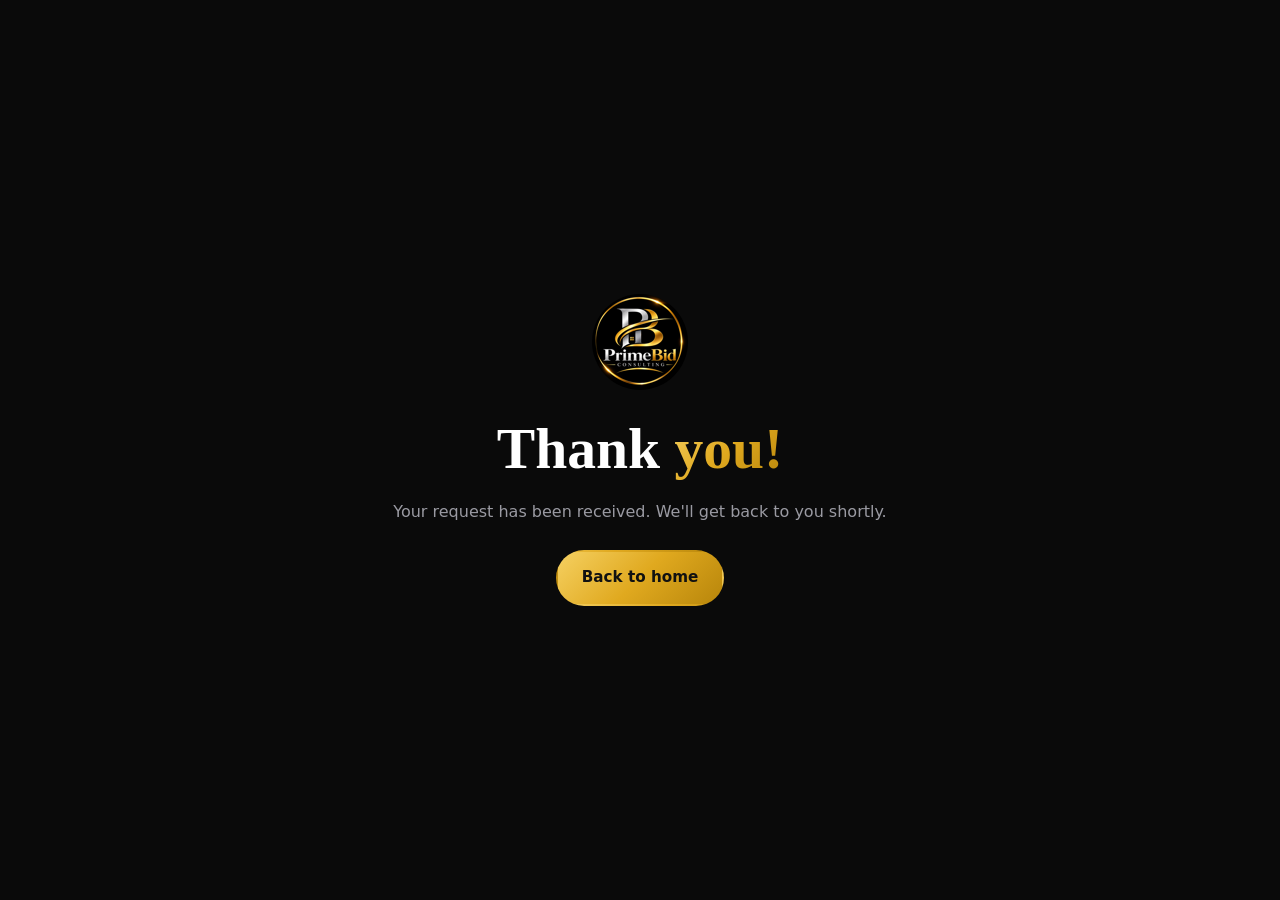
<file: thanks.html>
<!doctype html>
<html lang="en">
<head>
<meta charset="utf-8">
<meta name="viewport" content="width=device-width, initial-scale=1">
<title>Thank you — PrimeBid Consulting</title>
<meta name="description" content="Your request has been received. We'll get back to you shortly.">
<meta name="theme-color" content="#0a0a0a">
<meta property="og:title" content="Thank you — PrimeBid Consulting">
<meta property="og:description" content="Your request has been received. We'll get back to you shortly.">
<meta property="og:type" content="website">
<meta name="twitter:card" content="summary_large_image">
<link rel="icon" type="image/png" href="favicon.png">
<link rel="stylesheet" href="style.css">
<meta name="robots" content="noindex">
</head>
<body>
<section style="min-height:100vh;display:grid;place-items:center;text-align:center">
  <div class="container">
    <img src="logo-small.png" alt="PrimeBid Consulting" width="96" height="96" style="margin:0 auto 1.5rem;border-radius:50%">
    <h1>Thank <span class="gold">you!</span></h1>
    <p style="margin:1rem 0 1.5rem">Your request has been received. We'll get back to you shortly.</p>
    <a class="btn btn-primary" href="index.html">Back to home</a>
  </div>
</section>
</body>
</html>
</file>
<file: style.css>
:root{
  --black:#0a0a0a;--black2:#121212;--black3:#1a1a1a;
  --gold:#e0a91f;--gold-light:#f5d061;--gold-dark:#b8860b;
  --silver:#e8e8ea;--text:#d6d6d9;--muted:#9a9aa2;--line:#2a2a2e;--radius:14px;
  --gold-grad:linear-gradient(135deg,#f5d061,#e0a91f 50%,#b8860b);
}
*{box-sizing:border-box;margin:0;padding:0}
html{scroll-behavior:smooth}
body{font-family:Inter,system-ui,-apple-system,"Segoe UI",Roboto,sans-serif;color:var(--text);background:var(--black);line-height:1.65}
img{max-width:100%;height:auto;display:block}
a{color:inherit;text-decoration:none}
.container{width:min(1120px,92%);margin-inline:auto}
h1,h2,h3{line-height:1.2;color:#fff;font-family:Georgia,"Times New Roman",serif}
h1{font-size:clamp(2.1rem,5vw,3.6rem)}
h2{font-size:clamp(1.6rem,3.2vw,2.3rem);margin-bottom:.7rem}
h3{font-size:1.15rem;margin-bottom:.4rem}
p{color:var(--muted)}
.gold{background:var(--gold-grad);-webkit-background-clip:text;background-clip:text;color:transparent}
.eyebrow{display:inline-block;font-size:.78rem;letter-spacing:.16em;text-transform:uppercase;font-weight:700;color:var(--gold);margin-bottom:.8rem}

/* Header */
header.site{position:sticky;top:0;z-index:50;background:rgba(10,10,10,.92);backdrop-filter:blur(10px);border-bottom:1px solid var(--line)}
.nav{display:flex;align-items:center;justify-content:space-between;height:74px}
.brand{display:flex;align-items:center;gap:.7rem;font-family:Georgia,serif;font-weight:700;font-size:1.15rem;color:#fff}
.brand img{width:46px;height:46px;border-radius:50%}
.brand b{color:var(--gold)}
.brand small{display:block;font-family:Inter,system-ui,sans-serif;font-weight:500;letter-spacing:.25em;text-transform:uppercase;color:var(--muted);font-size:.62rem;line-height:1.2}
.nav ul{display:flex;gap:1.6rem;list-style:none;align-items:center}
.nav ul a{font-size:.92rem;font-weight:600;color:var(--silver);padding:.3rem 0;border-bottom:2px solid transparent}
.nav ul a:hover,.nav ul a.active{color:var(--gold);border-color:var(--gold)}
.menu-btn{display:none;background:none;border:0;font-size:1.7rem;color:var(--gold);cursor:pointer}

/* Buttons */
.btn{display:inline-block;padding:.85rem 1.5rem;border-radius:999px;font-weight:700;font-size:.95rem;border:2px solid transparent;cursor:pointer;transition:.2s;font-family:inherit}
.btn-primary{background:var(--gold-grad);color:#111}
.btn-primary:hover{filter:brightness(1.1);transform:translateY(-1px)}
.btn-ghost{border-color:var(--gold);color:var(--gold)}
.btn-ghost:hover{background:var(--gold);color:#111}
.btn-outline{border-color:var(--gold);color:var(--gold)}
.btn-outline:hover{background:var(--gold);color:#111}

/* Hero */
.hero{position:relative;overflow:hidden;padding:5rem 0 4.5rem;background:radial-gradient(ellipse at 80% 20%,rgba(224,169,31,.18),transparent 55%),var(--black)}
.hero-grid{display:grid;grid-template-columns:1.15fr .85fr;gap:3rem;align-items:center}
.hero h1{max-width:16ch}
.hero .lead{color:var(--text);max-width:54ch;margin:1.2rem 0 2rem;font-size:1.1rem}
.hero .actions{display:flex;gap:.8rem;flex-wrap:wrap}
.hero-logo{display:grid;place-items:center}
.hero-logo img{width:min(420px,100%);border-radius:50%;filter:drop-shadow(0 0 40px rgba(224,169,31,.25))}
.tagline{display:inline-block;background:var(--gold-grad);color:#111;font-weight:700;font-style:italic;padding:.5rem 1.2rem;border-radius:999px;margin-bottom:1.2rem;font-size:.95rem}
.page-hero{padding:3.5rem 0;background:linear-gradient(180deg,var(--black3),var(--black));border-bottom:1px solid var(--line)}
.page-hero h1{font-size:clamp(1.9rem,4vw,2.7rem)}
.page-hero p{margin-top:.6rem;max-width:60ch}

/* Pillars strip */
.pillars{background:var(--black2);border-block:1px solid var(--line);padding:1.6rem 0}
.pillars .container{display:grid;grid-template-columns:repeat(4,1fr);gap:1rem;text-align:center}
.pillar{font-weight:600;color:var(--silver);font-size:.95rem}
.pillar span{display:block;font-size:1.5rem;margin-bottom:.2rem}

/* Sections */
section{padding:4.5rem 0}
section.soft{background:var(--black2)}
.section-head{max-width:62ch;margin-bottom:2.5rem}
.grid{display:grid;gap:1.4rem}
.grid-3{grid-template-columns:repeat(3,1fr)}
.grid-2{grid-template-columns:repeat(2,1fr)}
.card{background:var(--black3);border:1px solid var(--line);border-radius:var(--radius);padding:1.6rem;transition:.25s}
.card:hover{border-color:var(--gold-dark);box-shadow:0 10px 30px rgba(224,169,31,.1);transform:translateY(-3px)}
.icon{width:48px;height:48px;border-radius:50%;background:var(--gold-grad);display:grid;place-items:center;font-size:1.3rem;margin-bottom:1rem}
.tags{display:flex;flex-wrap:wrap;gap:.6rem}
.tag{padding:.5rem 1rem;border:1px solid var(--gold-dark);border-radius:999px;font-size:.85rem;font-weight:600;color:var(--gold-light);background:rgba(224,169,31,.06)}
.steps{counter-reset:s;display:grid;gap:1.2rem;grid-template-columns:repeat(4,1fr)}
.step{counter-increment:s;background:var(--black3);border-radius:var(--radius);padding:1.5rem;border:1px solid var(--line)}
.step::before{content:counter(s);display:grid;place-items:center;width:38px;height:38px;border-radius:50%;background:var(--gold-grad);color:#111;font-weight:800;margin-bottom:.8rem}
.banner-img{border-radius:var(--radius);border:1px solid var(--gold-dark);box-shadow:0 0 50px rgba(224,169,31,.15);width:100%}
.cta{background:radial-gradient(ellipse at center,rgba(224,169,31,.16),transparent 65%),var(--black2);text-align:center;border-top:1px solid var(--line)}
.cta p{margin:0 auto 1.6rem;max-width:56ch}
.placeholder-note{background:rgba(224,169,31,.08);border:1px dashed var(--gold);padding:.8rem 1rem;border-radius:8px;font-size:.85rem;color:var(--gold-light);margin-bottom:1.5rem}

/* Case studies */
.case h3{margin-top:.2rem}
.case .meta{font-size:.78rem;font-weight:700;color:var(--gold);text-transform:uppercase;letter-spacing:.1em}
.case ul{margin:.8rem 0 0 1.1rem;color:var(--muted);font-size:.92rem}

/* Form */
form{display:grid;gap:1rem}
label{font-weight:600;font-size:.9rem;color:var(--silver)}
input,select,textarea{width:100%;padding:.85rem 1rem;border:1px solid var(--line);border-radius:8px;font:inherit;margin-top:.3rem;background:var(--black3);color:#fff}
input:focus,select:focus,textarea:focus{outline:2px solid var(--gold);border-color:transparent}
.contact-grid{display:grid;grid-template-columns:1.2fr .8fr;gap:2.5rem}
.info p{margin-bottom:.9rem}
.info strong{color:var(--gold)}
.info p,.card p{color:var(--text)}

/* Footer */
footer.site{background:#050505;border-top:1px solid var(--line);color:var(--muted);padding:3rem 0 1.5rem}
footer .cols{display:grid;grid-template-columns:2fr 1fr 1fr;gap:2rem}
footer h4{color:var(--gold);margin-bottom:.8rem;font-size:.95rem;letter-spacing:.05em}
footer ul{list-style:none}
footer li{margin-bottom:.4rem;font-size:.9rem}
footer a:hover{color:var(--gold)}
footer .fbrand{display:flex;align-items:center;gap:.7rem;margin-bottom:.8rem;color:#fff;font-family:Georgia,serif;font-weight:700}
footer .fbrand img{width:44px;height:44px;border-radius:50%}
footer .copy{border-top:1px solid var(--line);margin-top:2rem;padding-top:1.2rem;font-size:.82rem}

@media(max-width:860px){
  .menu-btn{display:block}
  .nav ul{display:none;position:absolute;top:74px;left:0;right:0;background:var(--black);flex-direction:column;align-items:flex-start;padding:1.2rem 4%;gap:.9rem;border-bottom:1px solid var(--line)}
  .nav ul.open{display:flex}
  .hero-grid,.grid-3,.grid-2,.steps,.contact-grid,footer .cols{grid-template-columns:1fr}
  .pillars .container{grid-template-columns:repeat(2,1fr)}
  .hero-logo{order:-1}
  .hero-logo img{width:220px}
  section{padding:3rem 0}
}
</file>
